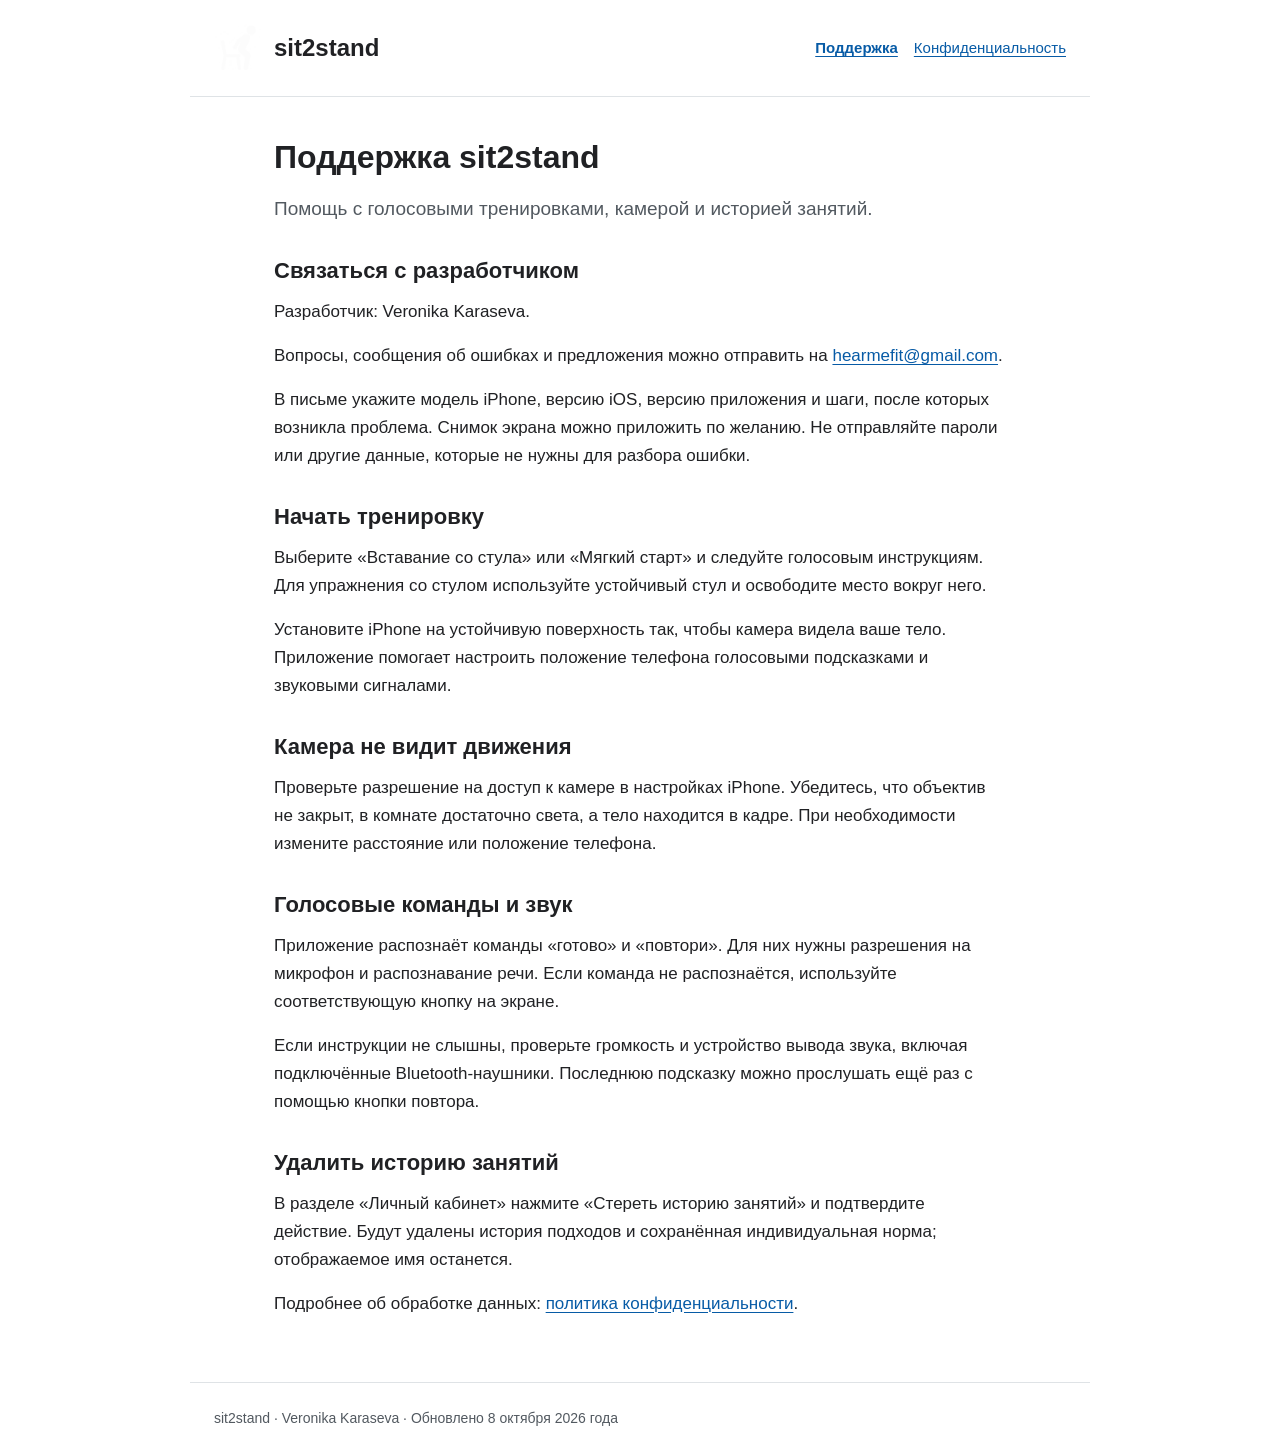
<file: index.html>
<!doctype html>
<html lang="ru">
<head>
  <meta charset="utf-8">
  <meta name="viewport" content="width=device-width, initial-scale=1">
  <meta name="description" content="Поддержка приложения sit2stand: голосовые тренировки, настройка камеры и обратная связь.">
  <title>Поддержка sit2stand</title>
  <link rel="stylesheet" href="styles.css">
</head>
<body>
  <header class="site-header">
    <a class="brand" href="index.html"><img src="app-icon.png" width="48" height="48" alt="">sit2stand</a>
    <nav aria-label="Навигация"><a href="index.html" aria-current="page">Поддержка</a><a href="privacy.html">Конфиденциальность</a></nav>
  </header>
  <main>
    <h1>Поддержка sit2stand</h1>
    <p class="intro">Помощь с голосовыми тренировками, камерой и историей занятий.</p>
    <section aria-labelledby="contact">
      <h2 id="contact">Связаться с разработчиком</h2>
      <p>Разработчик: Veronika Karaseva.</p>
      <p>Вопросы, сообщения об ошибках и предложения можно отправить на <a href="mailto:hearmefit@gmail.com">hearmefit@gmail.com</a>.</p>
      <p>В письме укажите модель iPhone, версию iOS, версию приложения и шаги, после которых возникла проблема. Снимок экрана можно приложить по желанию. Не отправляйте пароли или другие данные, которые не нужны для разбора ошибки.</p>
    </section>
    <section aria-labelledby="start">
      <h2 id="start">Начать тренировку</h2>
      <p>Выберите «Вставание со стула» или «Мягкий старт» и следуйте голосовым инструкциям. Для упражнения со стулом используйте устойчивый стул и освободите место вокруг него.</p>
      <p>Установите iPhone на устойчивую поверхность так, чтобы камера видела ваше тело. Приложение помогает настроить положение телефона голосовыми подсказками и звуковыми сигналами.</p>
    </section>
    <section aria-labelledby="camera">
      <h2 id="camera">Камера не видит движения</h2>
      <p>Проверьте разрешение на доступ к камере в настройках iPhone. Убедитесь, что объектив не закрыт, в комнате достаточно света, а тело находится в кадре. При необходимости измените расстояние или положение телефона.</p>
    </section>
    <section aria-labelledby="voice">
      <h2 id="voice">Голосовые команды и звук</h2>
      <p>Приложение распознаёт команды «готово» и «повтори». Для них нужны разрешения на микрофон и распознавание речи. Если команда не распознаётся, используйте соответствующую кнопку на экране.</p>
      <p>Если инструкции не слышны, проверьте громкость и устройство вывода звука, включая подключённые Bluetooth-наушники. Последнюю подсказку можно прослушать ещё раз с помощью кнопки повтора.</p>
    </section>
    <section aria-labelledby="history">
      <h2 id="history">Удалить историю занятий</h2>
      <p>В разделе «Личный кабинет» нажмите «Стереть историю занятий» и подтвердите действие. Будут удалены история подходов и сохранённая индивидуальная норма; отображаемое имя останется.</p>
      <p>Подробнее об обработке данных: <a href="privacy.html">политика конфиденциальности</a>.</p>
    </section>
  </main>
  <footer>sit2stand · Veronika Karaseva · Обновлено 8 октября 2026 года</footer>
</body>
</html>
</file>
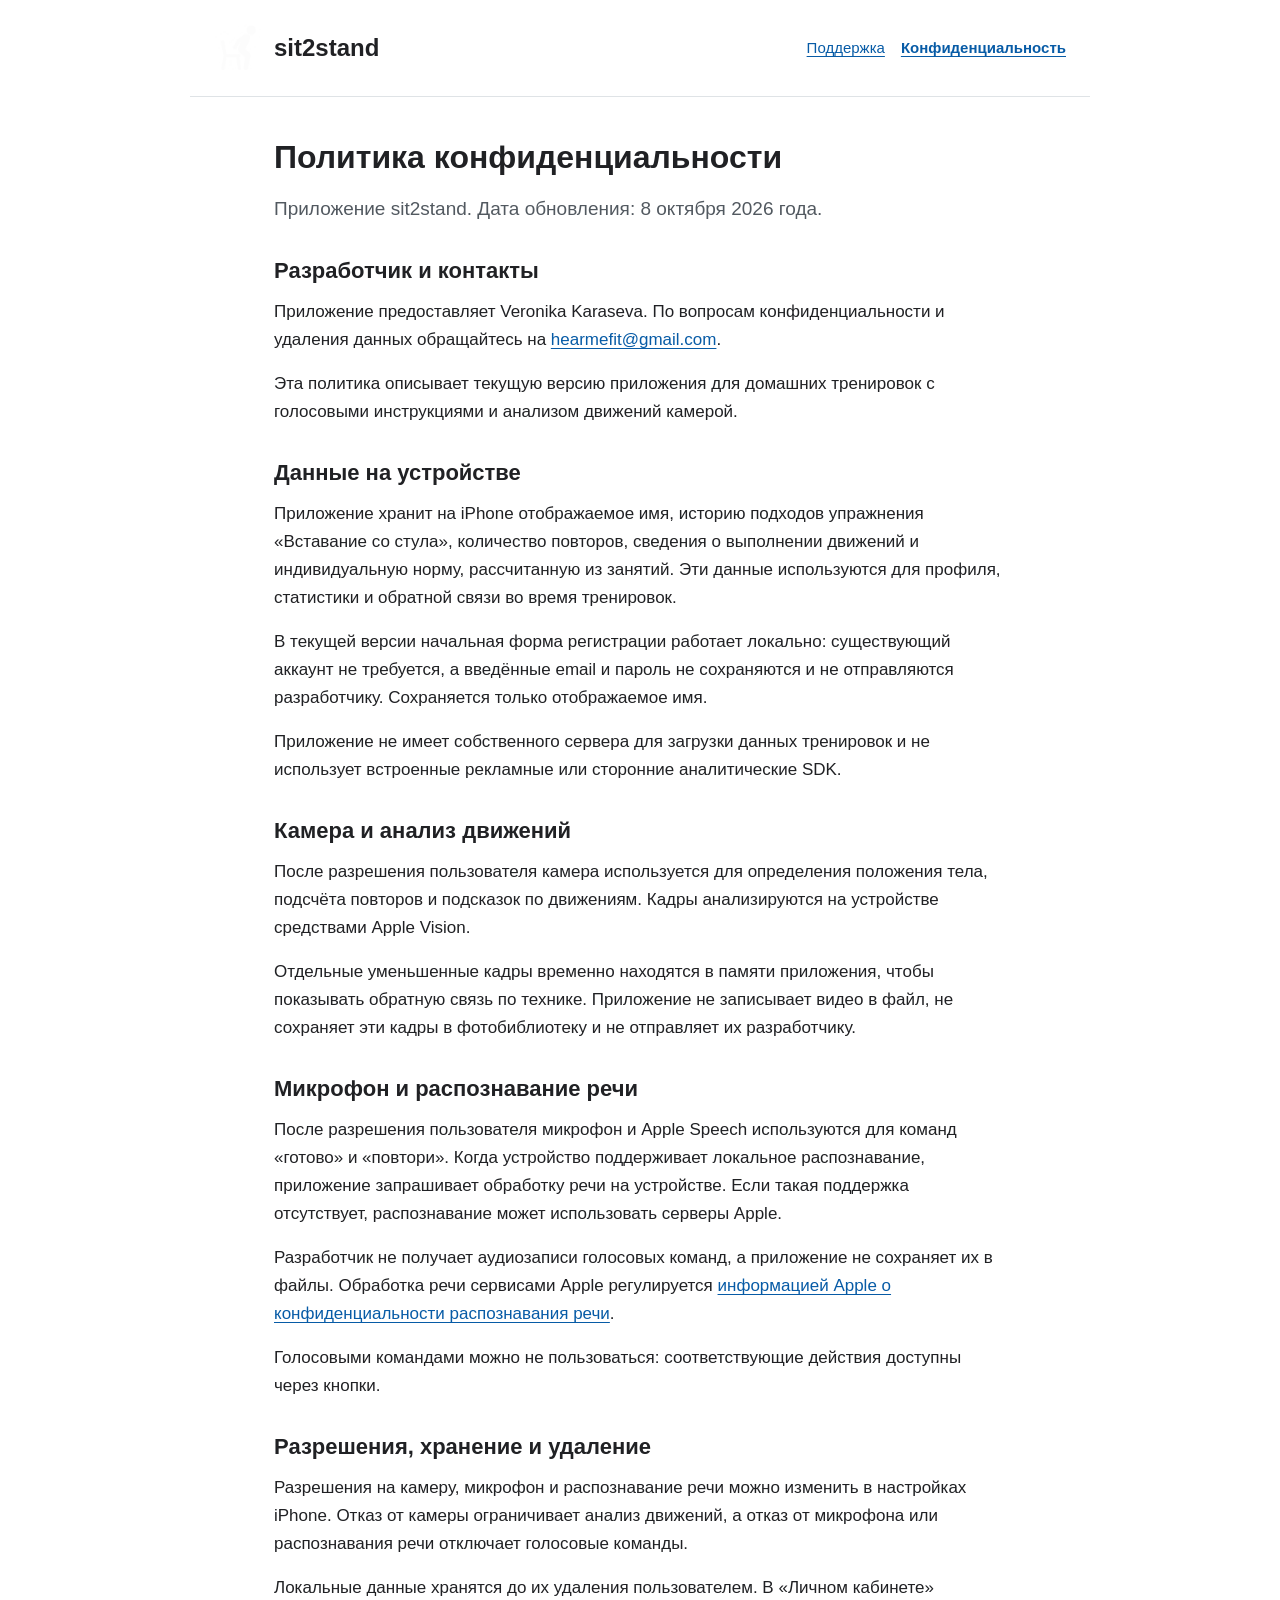
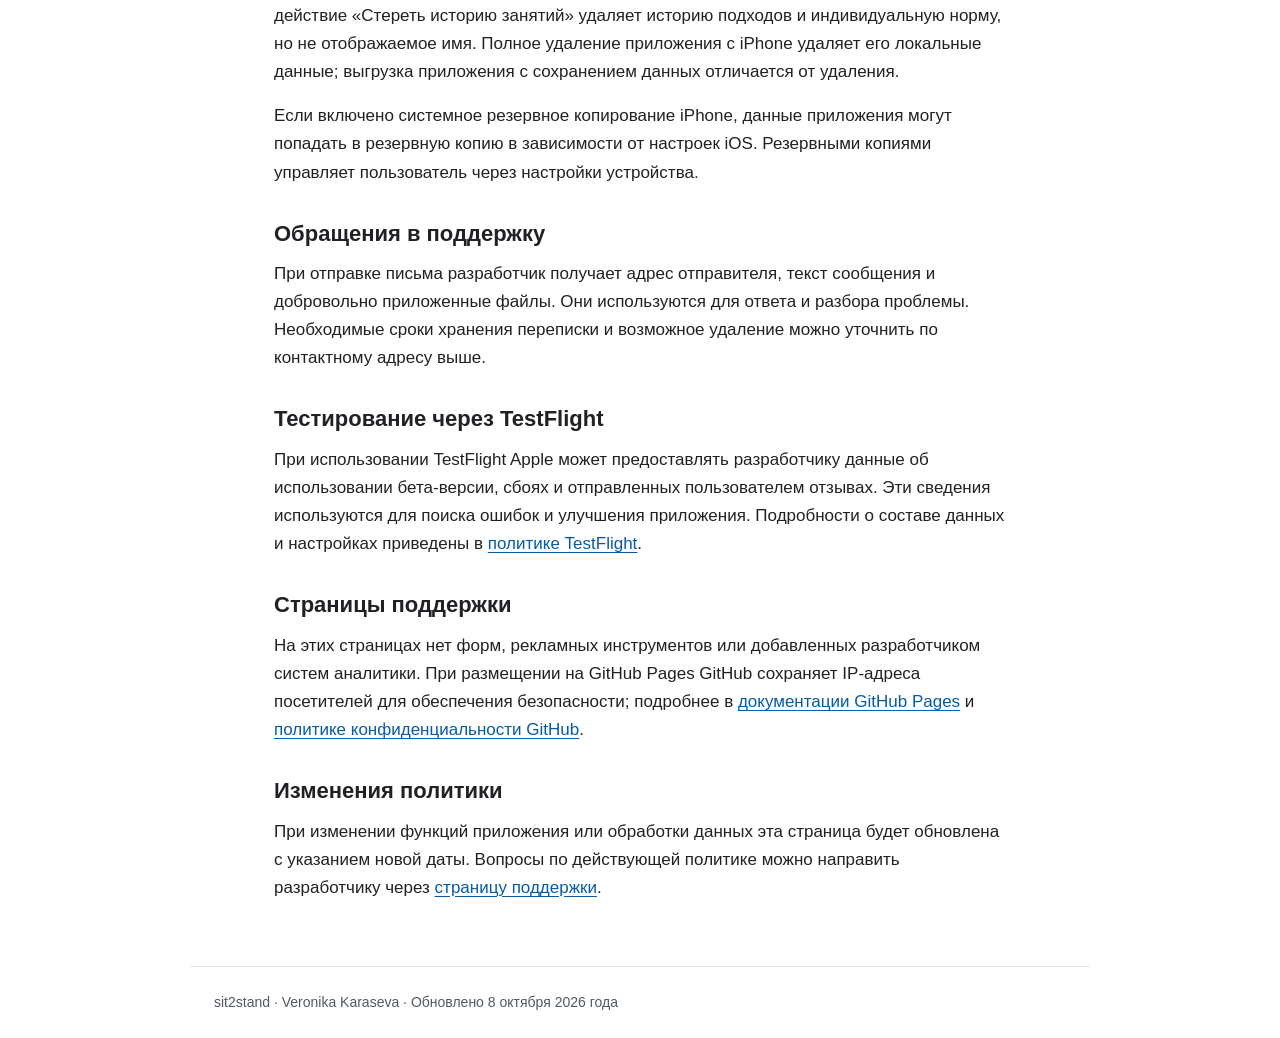
<file: privacy.html>
<!doctype html>
<html lang="ru">
<head>
  <meta charset="utf-8">
  <meta name="viewport" content="width=device-width, initial-scale=1">
  <meta name="description" content="Политика конфиденциальности sit2stand: камера, голосовые команды, локальные данные и поддержка.">
  <title>Политика конфиденциальности sit2stand</title>
  <link rel="stylesheet" href="styles.css">
</head>
<body>
  <header class="site-header">
    <a class="brand" href="index.html"><img src="app-icon.png" width="48" height="48" alt="">sit2stand</a>
    <nav aria-label="Навигация"><a href="index.html">Поддержка</a><a href="privacy.html" aria-current="page">Конфиденциальность</a></nav>
  </header>
  <main>
    <h1>Политика конфиденциальности</h1>
    <p class="intro">Приложение sit2stand. Дата обновления: 8 октября 2026 года.</p>
    <section aria-labelledby="developer">
      <h2 id="developer">Разработчик и контакты</h2>
      <p>Приложение предоставляет Veronika Karaseva. По вопросам конфиденциальности и удаления данных обращайтесь на <a href="mailto:hearmefit@gmail.com">hearmefit@gmail.com</a>.</p>
      <p>Эта политика описывает текущую версию приложения для домашних тренировок с голосовыми инструкциями и анализом движений камерой.</p>
    </section>
    <section aria-labelledby="local">
      <h2 id="local">Данные на устройстве</h2>
      <p>Приложение хранит на iPhone отображаемое имя, историю подходов упражнения «Вставание со стула», количество повторов, сведения о выполнении движений и индивидуальную норму, рассчитанную из занятий. Эти данные используются для профиля, статистики и обратной связи во время тренировок.</p>
      <p>В текущей версии начальная форма регистрации работает локально: существующий аккаунт не требуется, а введённые email и пароль не сохраняются и не отправляются разработчику. Сохраняется только отображаемое имя.</p>
      <p>Приложение не имеет собственного сервера для загрузки данных тренировок и не использует встроенные рекламные или сторонние аналитические SDK.</p>
    </section>
    <section aria-labelledby="camera">
      <h2 id="camera">Камера и анализ движений</h2>
      <p>После разрешения пользователя камера используется для определения положения тела, подсчёта повторов и подсказок по движениям. Кадры анализируются на устройстве средствами Apple Vision.</p>
      <p>Отдельные уменьшенные кадры временно находятся в памяти приложения, чтобы показывать обратную связь по технике. Приложение не записывает видео в файл, не сохраняет эти кадры в фотобиблиотеку и не отправляет их разработчику.</p>
    </section>
    <section aria-labelledby="speech">
      <h2 id="speech">Микрофон и распознавание речи</h2>
      <p>После разрешения пользователя микрофон и Apple Speech используются для команд «готово» и «повтори». Когда устройство поддерживает локальное распознавание, приложение запрашивает обработку речи на устройстве. Если такая поддержка отсутствует, распознавание может использовать серверы Apple.</p>
      <p>Разработчик не получает аудиозаписи голосовых команд, а приложение не сохраняет их в файлы. Обработка речи сервисами Apple регулируется <a href="https://www.apple.com/legal/privacy/data/en/ask-siri-dictation/">информацией Apple о конфиденциальности распознавания речи</a>.</p>
      <p>Голосовыми командами можно не пользоваться: соответствующие действия доступны через кнопки.</p>
    </section>
    <section aria-labelledby="control">
      <h2 id="control">Разрешения, хранение и удаление</h2>
      <p>Разрешения на камеру, микрофон и распознавание речи можно изменить в настройках iPhone. Отказ от камеры ограничивает анализ движений, а отказ от микрофона или распознавания речи отключает голосовые команды.</p>
      <p>Локальные данные хранятся до их удаления пользователем. В «Личном кабинете» действие «Стереть историю занятий» удаляет историю подходов и индивидуальную норму, но не отображаемое имя. Полное удаление приложения с iPhone удаляет его локальные данные; выгрузка приложения с сохранением данных отличается от удаления.</p>
      <p>Если включено системное резервное копирование iPhone, данные приложения могут попадать в резервную копию в зависимости от настроек iOS. Резервными копиями управляет пользователь через настройки устройства.</p>
    </section>
    <section aria-labelledby="support">
      <h2 id="support">Обращения в поддержку</h2>
      <p>При отправке письма разработчик получает адрес отправителя, текст сообщения и добровольно приложенные файлы. Они используются для ответа и разбора проблемы. Необходимые сроки хранения переписки и возможное удаление можно уточнить по контактному адресу выше.</p>
    </section>
    <section aria-labelledby="testflight">
      <h2 id="testflight">Тестирование через TestFlight</h2>
      <p>При использовании TestFlight Apple может предоставлять разработчику данные об использовании бета-версии, сбоях и отправленных пользователем отзывах. Эти сведения используются для поиска ошибок и улучшения приложения. Подробности о составе данных и настройках приведены в <a href="https://www.apple.com/legal/privacy/data/en/test-flight/">политике TestFlight</a>.</p>
    </section>
    <section aria-labelledby="website">
      <h2 id="website">Страницы поддержки</h2>
      <p>На этих страницах нет форм, рекламных инструментов или добавленных разработчиком систем аналитики. При размещении на GitHub Pages GitHub сохраняет IP-адреса посетителей для обеспечения безопасности; подробнее в <a href="https://docs.github.com/en/pages/getting-started-with-github-pages/what-is-github-pages#data-collection">документации GitHub Pages</a> и <a href="https://docs.github.com/en/site-policy/privacy-policies/github-general-privacy-statement">политике конфиденциальности GitHub</a>.</p>
    </section>
    <section aria-labelledby="updates">
      <h2 id="updates">Изменения политики</h2>
      <p>При изменении функций приложения или обработки данных эта страница будет обновлена с указанием новой даты. Вопросы по действующей политике можно направить разработчику через <a href="index.html">страницу поддержки</a>.</p>
    </section>
  </main>
  <footer>sit2stand · Veronika Karaseva · Обновлено 8 октября 2026 года</footer>
</body>
</html>
</file>
<file: styles.css>
:root { color-scheme: light; font-family: -apple-system, BlinkMacSystemFont, "Segoe UI", sans-serif; color: #202124; background: #fff; }
* { box-sizing: border-box; }
body { margin: 0; font-size: 17px; line-height: 1.65; }
a { color: #075ba6; text-underline-offset: 3px; overflow-wrap: anywhere; }
a:focus-visible { outline: 3px solid #075ba6; outline-offset: 4px; }
.site-header { max-width: 900px; margin: auto; padding: 24px; display: flex; align-items: center; justify-content: space-between; gap: 24px; border-bottom: 1px solid #dfe3e6; }
.brand { display: inline-flex; align-items: center; gap: 12px; color: #202124; font-size: 24px; font-weight: 700; text-decoration: none; }
.brand img { width: 48px; height: 48px; border-radius: 8px; }
nav { display: flex; flex-wrap: wrap; gap: 16px; font-size: 15px; }
nav a[aria-current="page"] { font-weight: 600; }
main { max-width: 780px; margin: auto; padding: 40px 24px 48px; }
h1 { margin: 0 0 16px; font-size: 32px; line-height: 1.25; overflow-wrap: break-word; }
h2 { margin: 0 0 12px; font-size: 22px; line-height: 1.35; }
p { margin: 0 0 16px; }
.intro { color: #525960; font-size: 19px; margin-bottom: 32px; }
section { margin-top: 32px; }
footer { max-width: 900px; margin: auto; padding: 24px; border-top: 1px solid #dfe3e6; font-size: 14px; color: #525960; }
@media (max-width: 600px) { .site-header { align-items: flex-start; flex-direction: column; gap: 16px; padding: 20px; } main { padding: 32px 20px 40px; } h1 { font-size: 28px; } h2 { font-size: 21px; } }
</file>
